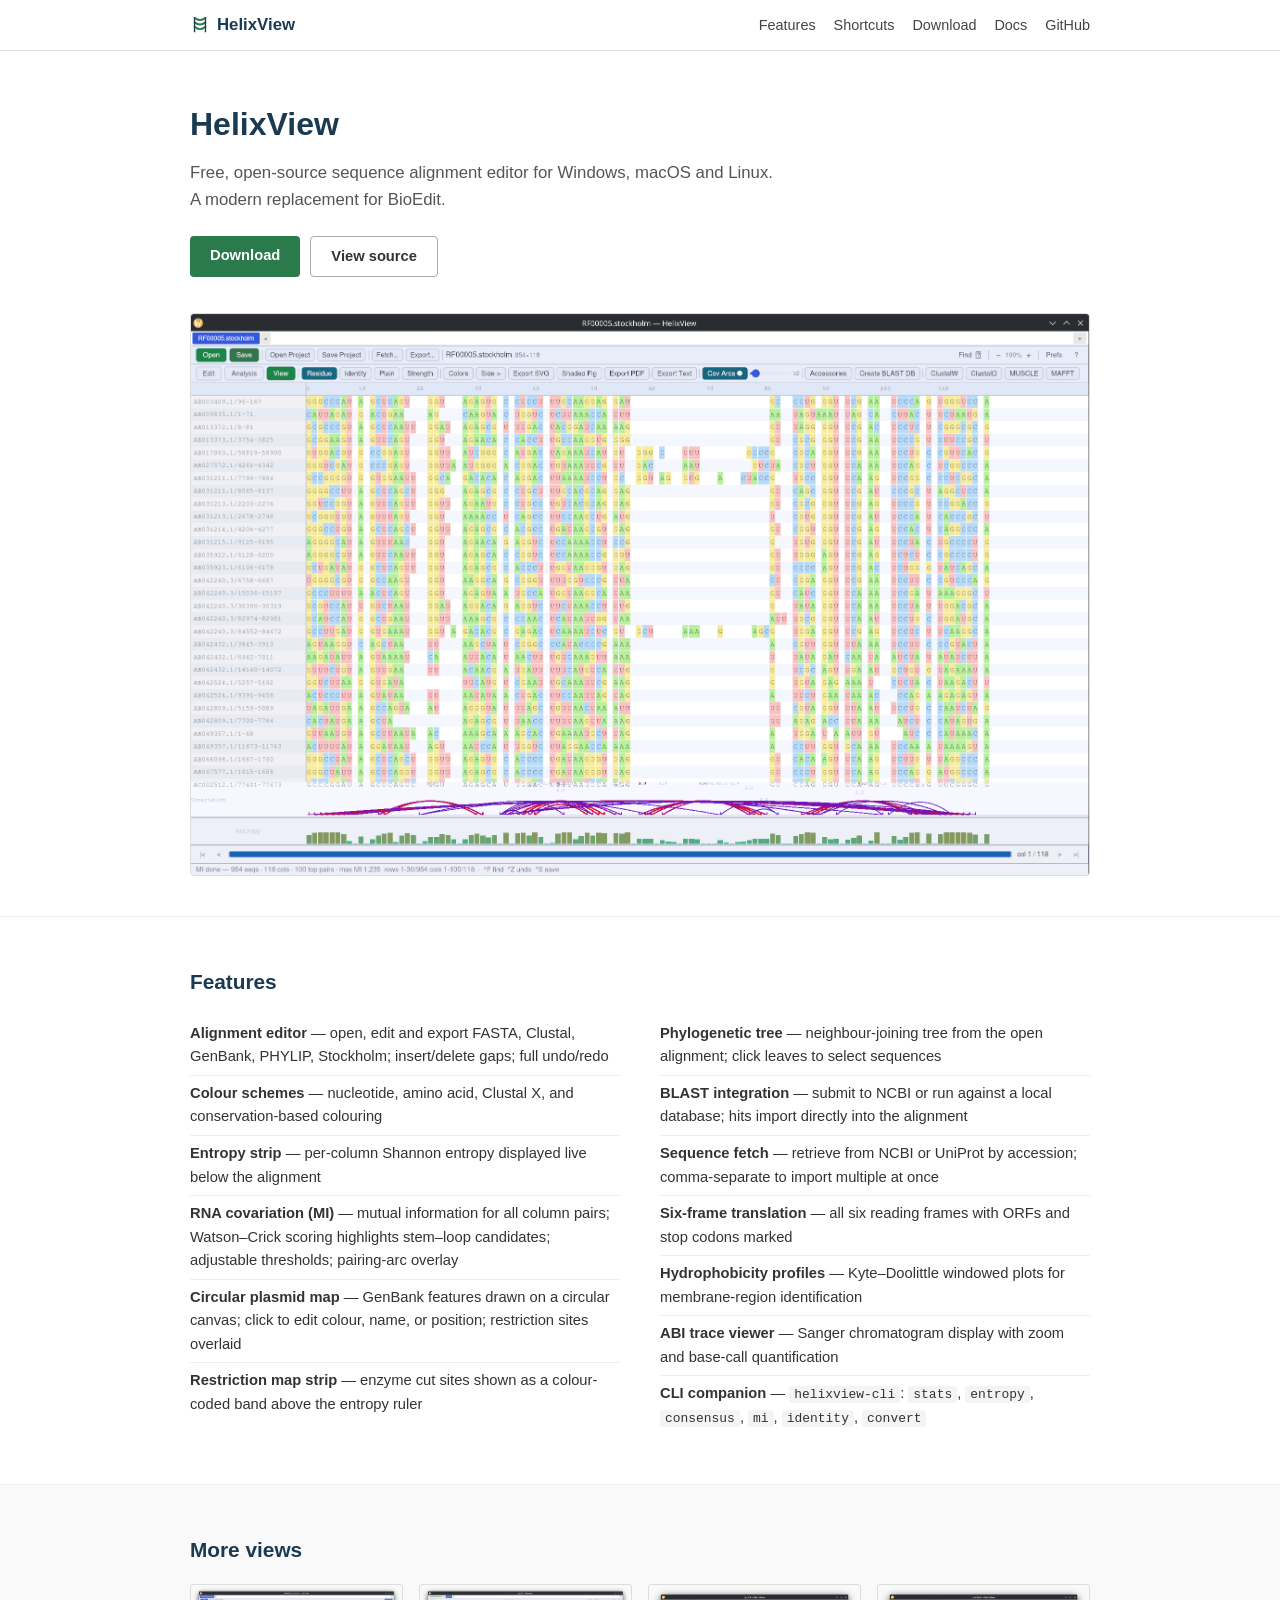
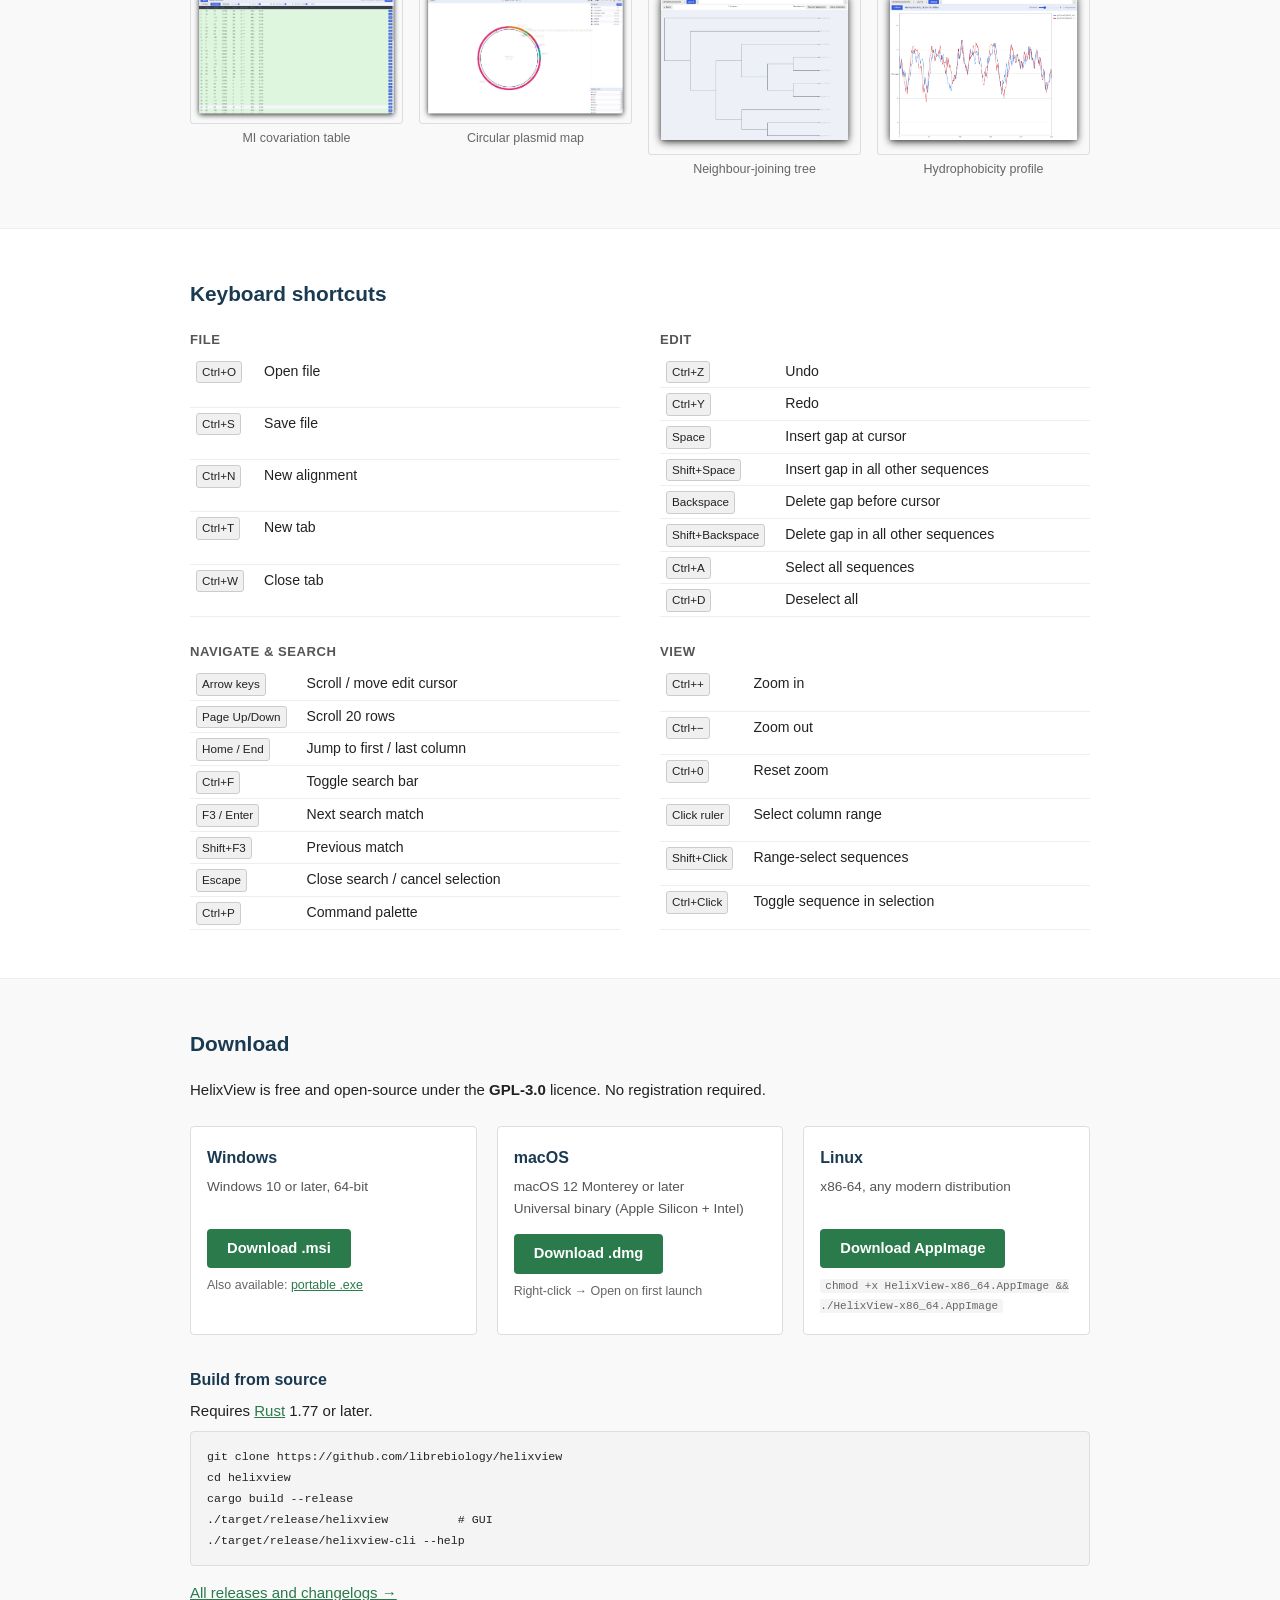
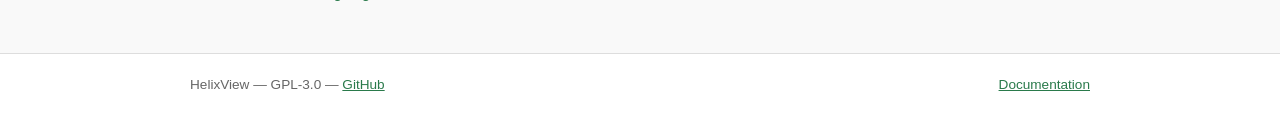
<file: website/index.html>
<!DOCTYPE html>
<html lang="en">
<head>
  <meta charset="UTF-8">
  <meta name="viewport" content="width=device-width, initial-scale=1.0">
  <title>HelixView — Sequence Alignment Editor</title>
  <meta name="description" content="Free, cross-platform biological sequence alignment editor for Windows, macOS and Linux. BioEdit replacement.">
  <link rel="icon" href="favicon.svg" type="image/svg+xml">
  <link rel="stylesheet" href="style.css">
</head>
<body>

<nav>
  <div class="nav-inner">
    <a class="nav-logo" href="#top">
      <svg width="20" height="20" viewBox="0 0 22 22" fill="none">
        <path d="M5 3 Q11 8 17 3" stroke="#2a7a4b" stroke-width="2" stroke-linecap="round" fill="none"/>
        <path d="M5 8 Q11 13 17 8" stroke="#2a7a4b" stroke-width="2" stroke-linecap="round" fill="none"/>
        <path d="M5 13 Q11 18 17 13" stroke="#2a7a4b" stroke-width="2" stroke-linecap="round" fill="none"/>
        <line x1="5" y1="3" x2="5" y2="19" stroke="#1a3a52" stroke-width="1.5"/>
        <line x1="17" y1="3" x2="17" y2="19" stroke="#1a3a52" stroke-width="1.5"/>
      </svg>
      HelixView
    </a>
    <ul class="nav-links">
      <li><a href="#features">Features</a></li>
      <li><a href="#shortcuts">Shortcuts</a></li>
      <li><a href="#download">Download</a></li>
      <li><a href="docs.html">Docs</a></li>
      <li><a href="https://github.com/librebiology/helixview">GitHub</a></li>
    </ul>
  </div>
</nav>

<!-- Header -->
<div id="top" class="page-header">
  <h1>HelixView</h1>
  <p>Free, open-source sequence alignment editor for Windows, macOS and Linux.<br>
     A modern replacement for BioEdit.</p>
  <div class="dl-buttons">
    <a href="#download" class="btn btn-primary">Download</a>
    <a href="https://github.com/librebiology/helixview" class="btn btn-outline">View source</a>
  </div>
</div>

<!-- Screenshot -->
<div class="screenshot-wrap">
  <img src="screenshots/alignment.png"
       alt="HelixView showing a tRNA alignment with covariation arcs and entropy strip"
       width="900">
</div>

<!-- Features -->
<section id="features">
  <div class="content">
    <h2>Features</h2>
    <div class="feature-cols">
      <ul>
        <li><strong>Alignment editor</strong> — open, edit and export FASTA, Clustal, GenBank, PHYLIP, Stockholm; insert/delete gaps; full undo/redo</li>
        <li><strong>Colour schemes</strong> — nucleotide, amino acid, Clustal X, and conservation-based colouring</li>
        <li><strong>Entropy strip</strong> — per-column Shannon entropy displayed live below the alignment</li>
        <li><strong>RNA covariation (MI)</strong> — mutual information for all column pairs; Watson–Crick scoring highlights stem–loop candidates; adjustable thresholds; pairing-arc overlay</li>
        <li><strong>Circular plasmid map</strong> — GenBank features drawn on a circular canvas; click to edit colour, name, or position; restriction sites overlaid</li>
        <li><strong>Restriction map strip</strong> — enzyme cut sites shown as a colour-coded band above the entropy ruler</li>
      </ul>
      <ul>
        <li><strong>Phylogenetic tree</strong> — neighbour-joining tree from the open alignment; click leaves to select sequences</li>
        <li><strong>BLAST integration</strong> — submit to NCBI or run against a local database; hits import directly into the alignment</li>
        <li><strong>Sequence fetch</strong> — retrieve from NCBI or UniProt by accession; comma-separate to import multiple at once</li>
        <li><strong>Six-frame translation</strong> — all six reading frames with ORFs and stop codons marked</li>
        <li><strong>Hydrophobicity profiles</strong> — Kyte–Doolittle windowed plots for membrane-region identification</li>
        <li><strong>ABI trace viewer</strong> — Sanger chromatogram display with zoom and base-call quantification</li>
        <li><strong>CLI companion</strong> — <code>helixview-cli</code>: <code>stats</code>, <code>entropy</code>, <code>consensus</code>, <code>mi</code>, <code>identity</code>, <code>convert</code></li>
      </ul>
    </div>
  </div>
</section>

<!-- More screenshots -->
<section id="screenshots" class="alt-bg">
  <div class="content">
    <h2>More views</h2>
    <div class="thumb-row">
      <figure>
        <a href="screenshots/mi.png"><img src="screenshots/mi.png" alt="Mutual information covariation table"></a>
        <figcaption>MI covariation table</figcaption>
      </figure>
      <figure>
        <a href="screenshots/plasmid.png"><img src="screenshots/plasmid.png" alt="Circular plasmid map"></a>
        <figcaption>Circular plasmid map</figcaption>
      </figure>
      <figure>
        <a href="screenshots/analysis.png"><img src="screenshots/analysis.png" alt="Neighbour-joining tree"></a>
        <figcaption>Neighbour-joining tree</figcaption>
      </figure>
      <figure>
        <a href="screenshots/hydrophobicity.png"><img src="screenshots/hydrophobicity.png" alt="Hydrophobicity profile"></a>
        <figcaption>Hydrophobicity profile</figcaption>
      </figure>
    </div>
  </div>
</section>

<!-- Keyboard shortcuts -->
<section id="shortcuts">
  <div class="content">
    <h2>Keyboard shortcuts</h2>
    <div class="shortcut-tables">

      <table>
        <caption>File</caption>
        <tr><td><kbd>Ctrl+O</kbd></td><td>Open file</td></tr>
        <tr><td><kbd>Ctrl+S</kbd></td><td>Save file</td></tr>
        <tr><td><kbd>Ctrl+N</kbd></td><td>New alignment</td></tr>
        <tr><td><kbd>Ctrl+T</kbd></td><td>New tab</td></tr>
        <tr><td><kbd>Ctrl+W</kbd></td><td>Close tab</td></tr>
      </table>

      <table>
        <caption>Edit</caption>
        <tr><td><kbd>Ctrl+Z</kbd></td><td>Undo</td></tr>
        <tr><td><kbd>Ctrl+Y</kbd></td><td>Redo</td></tr>
        <tr><td><kbd>Space</kbd></td><td>Insert gap at cursor</td></tr>
        <tr><td><kbd>Shift+Space</kbd></td><td>Insert gap in all other sequences</td></tr>
        <tr><td><kbd>Backspace</kbd></td><td>Delete gap before cursor</td></tr>
        <tr><td><kbd>Shift+Backspace</kbd></td><td>Delete gap in all other sequences</td></tr>
        <tr><td><kbd>Ctrl+A</kbd></td><td>Select all sequences</td></tr>
        <tr><td><kbd>Ctrl+D</kbd></td><td>Deselect all</td></tr>
      </table>

      <table>
        <caption>Navigate &amp; Search</caption>
        <tr><td><kbd>Arrow keys</kbd></td><td>Scroll / move edit cursor</td></tr>
        <tr><td><kbd>Page Up/Down</kbd></td><td>Scroll 20 rows</td></tr>
        <tr><td><kbd>Home / End</kbd></td><td>Jump to first / last column</td></tr>
        <tr><td><kbd>Ctrl+F</kbd></td><td>Toggle search bar</td></tr>
        <tr><td><kbd>F3 / Enter</kbd></td><td>Next search match</td></tr>
        <tr><td><kbd>Shift+F3</kbd></td><td>Previous match</td></tr>
        <tr><td><kbd>Escape</kbd></td><td>Close search / cancel selection</td></tr>
        <tr><td><kbd>Ctrl+P</kbd></td><td>Command palette</td></tr>
      </table>

      <table>
        <caption>View</caption>
        <tr><td><kbd>Ctrl++</kbd></td><td>Zoom in</td></tr>
        <tr><td><kbd>Ctrl+−</kbd></td><td>Zoom out</td></tr>
        <tr><td><kbd>Ctrl+0</kbd></td><td>Reset zoom</td></tr>
        <tr><td><kbd>Click ruler</kbd></td><td>Select column range</td></tr>
        <tr><td><kbd>Shift+Click</kbd></td><td>Range-select sequences</td></tr>
        <tr><td><kbd>Ctrl+Click</kbd></td><td>Toggle sequence in selection</td></tr>
      </table>

    </div>
  </div>
</section>

<!-- Download -->
<section id="download" class="alt-bg">
  <div class="content">
    <h2>Download</h2>
    <p>HelixView is free and open-source under the <strong>GPL-3.0</strong> licence. No registration required.</p>

    <div class="dl-grid">
      <div class="dl-card">
        <h3>Windows</h3>
        <p>Windows 10 or later, 64-bit</p>
        <a href="https://github.com/librebiology/helixview/releases/latest/download/helixview-windows-x64.msi" class="btn btn-primary">Download .msi</a>
        <div class="dl-also">Also available: <a href="https://github.com/librebiology/helixview/releases/latest/download/helixview-windows-x64.exe">portable .exe</a></div>
      </div>
      <div class="dl-card">
        <h3>macOS</h3>
        <p>macOS 12 Monterey or later<br>Universal binary (Apple Silicon + Intel)</p>
        <a href="https://github.com/librebiology/helixview/releases/latest/download/HelixView-macos.dmg" class="btn btn-primary">Download .dmg</a>
        <div class="dl-also">Right-click → Open on first launch</div>
      </div>
      <div class="dl-card">
        <h3>Linux</h3>
        <p>x86-64, any modern distribution</p>
        <a href="https://github.com/librebiology/helixview/releases/latest/download/HelixView-x86_64.AppImage" class="btn btn-primary">Download AppImage</a>
        <div class="dl-also"><code>chmod +x HelixView-x86_64.AppImage && ./HelixView-x86_64.AppImage</code></div>
      </div>
    </div>

    <h3 style="margin-top:2em;">Build from source</h3>
    <p>Requires <a href="https://rustup.rs/">Rust</a> 1.77 or later.</p>
    <pre><code>git clone https://github.com/librebiology/helixview
cd helixview
cargo build --release
./target/release/helixview          # GUI
./target/release/helixview-cli --help</code></pre>

    <p style="margin-top:1em;"><a href="https://github.com/librebiology/helixview/releases">All releases and changelogs →</a></p>
  </div>
</section>

<footer>
  <div class="content footer-inner">
    <span>HelixView — GPL-3.0 — <a href="https://github.com/librebiology/helixview">GitHub</a></span>
    <span><a href="docs.html">Documentation</a></span>
  </div>
</footer>

</body>
</html>
</file>
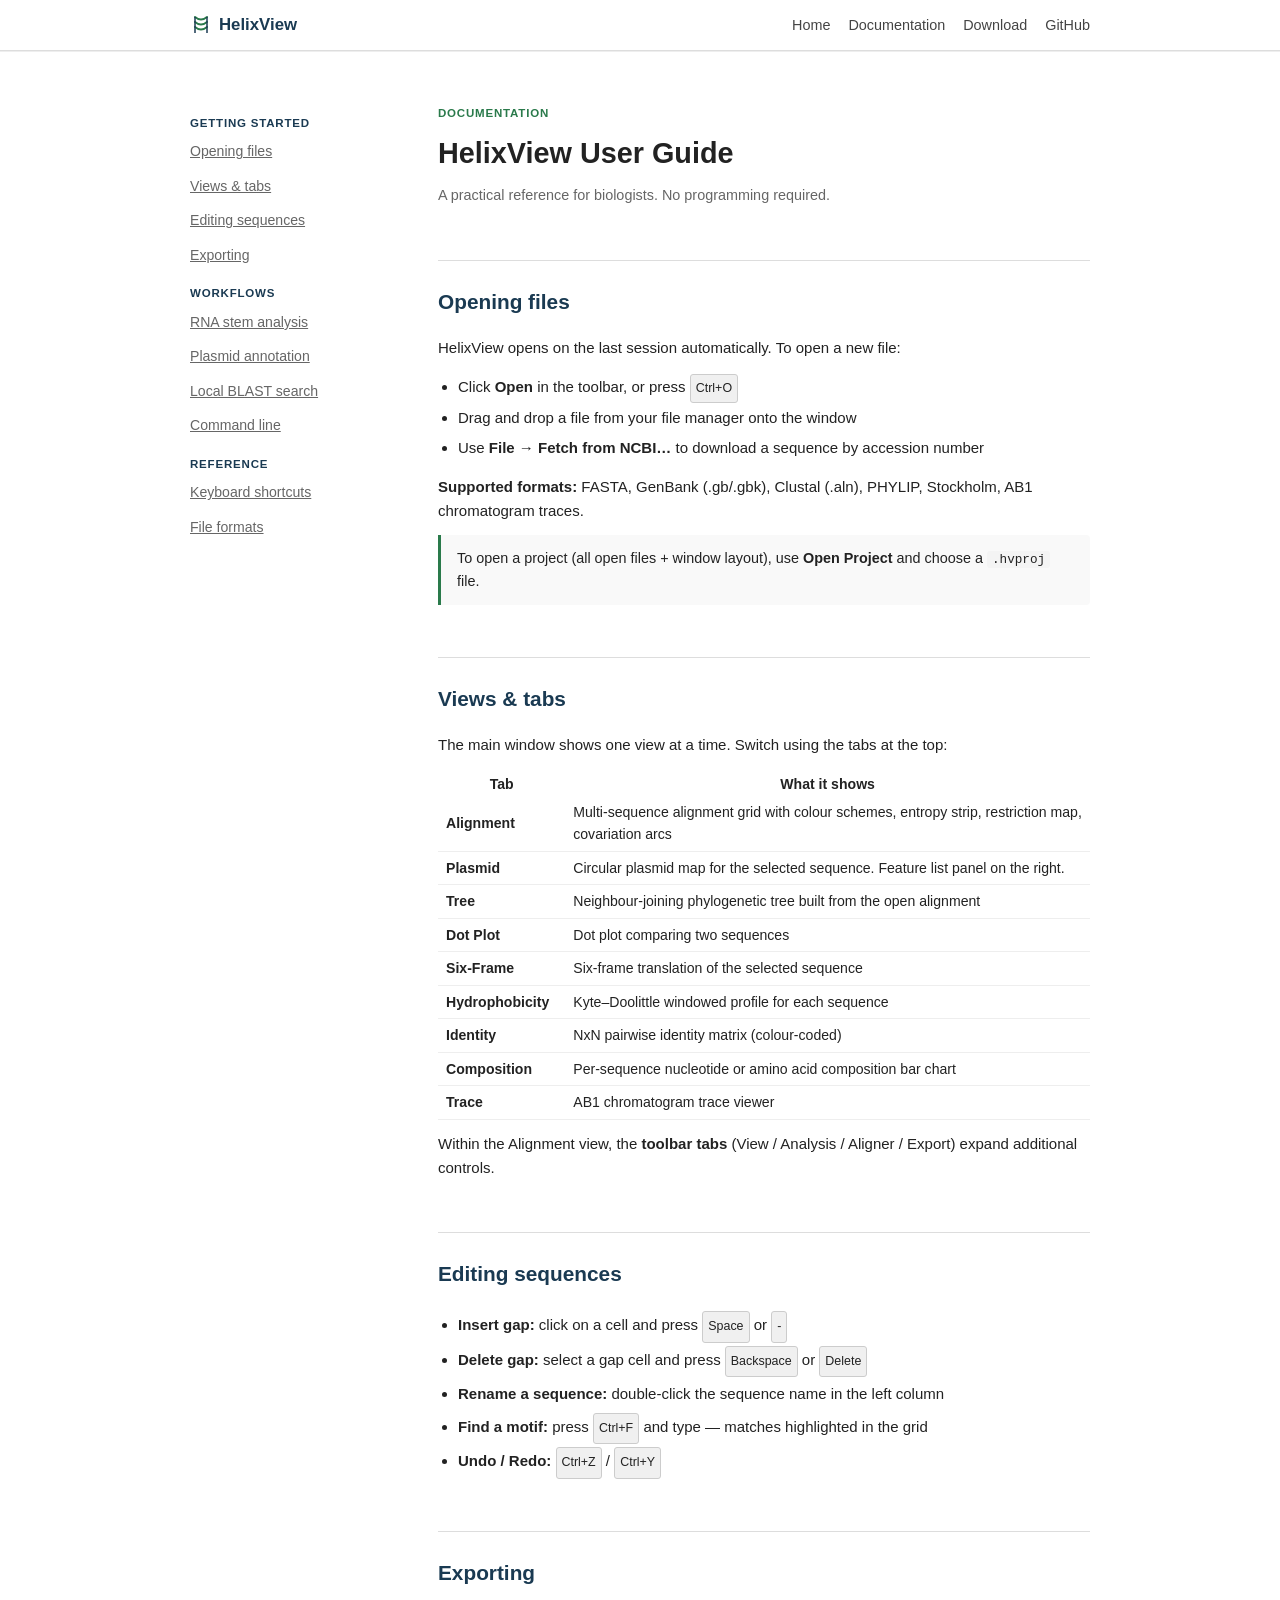
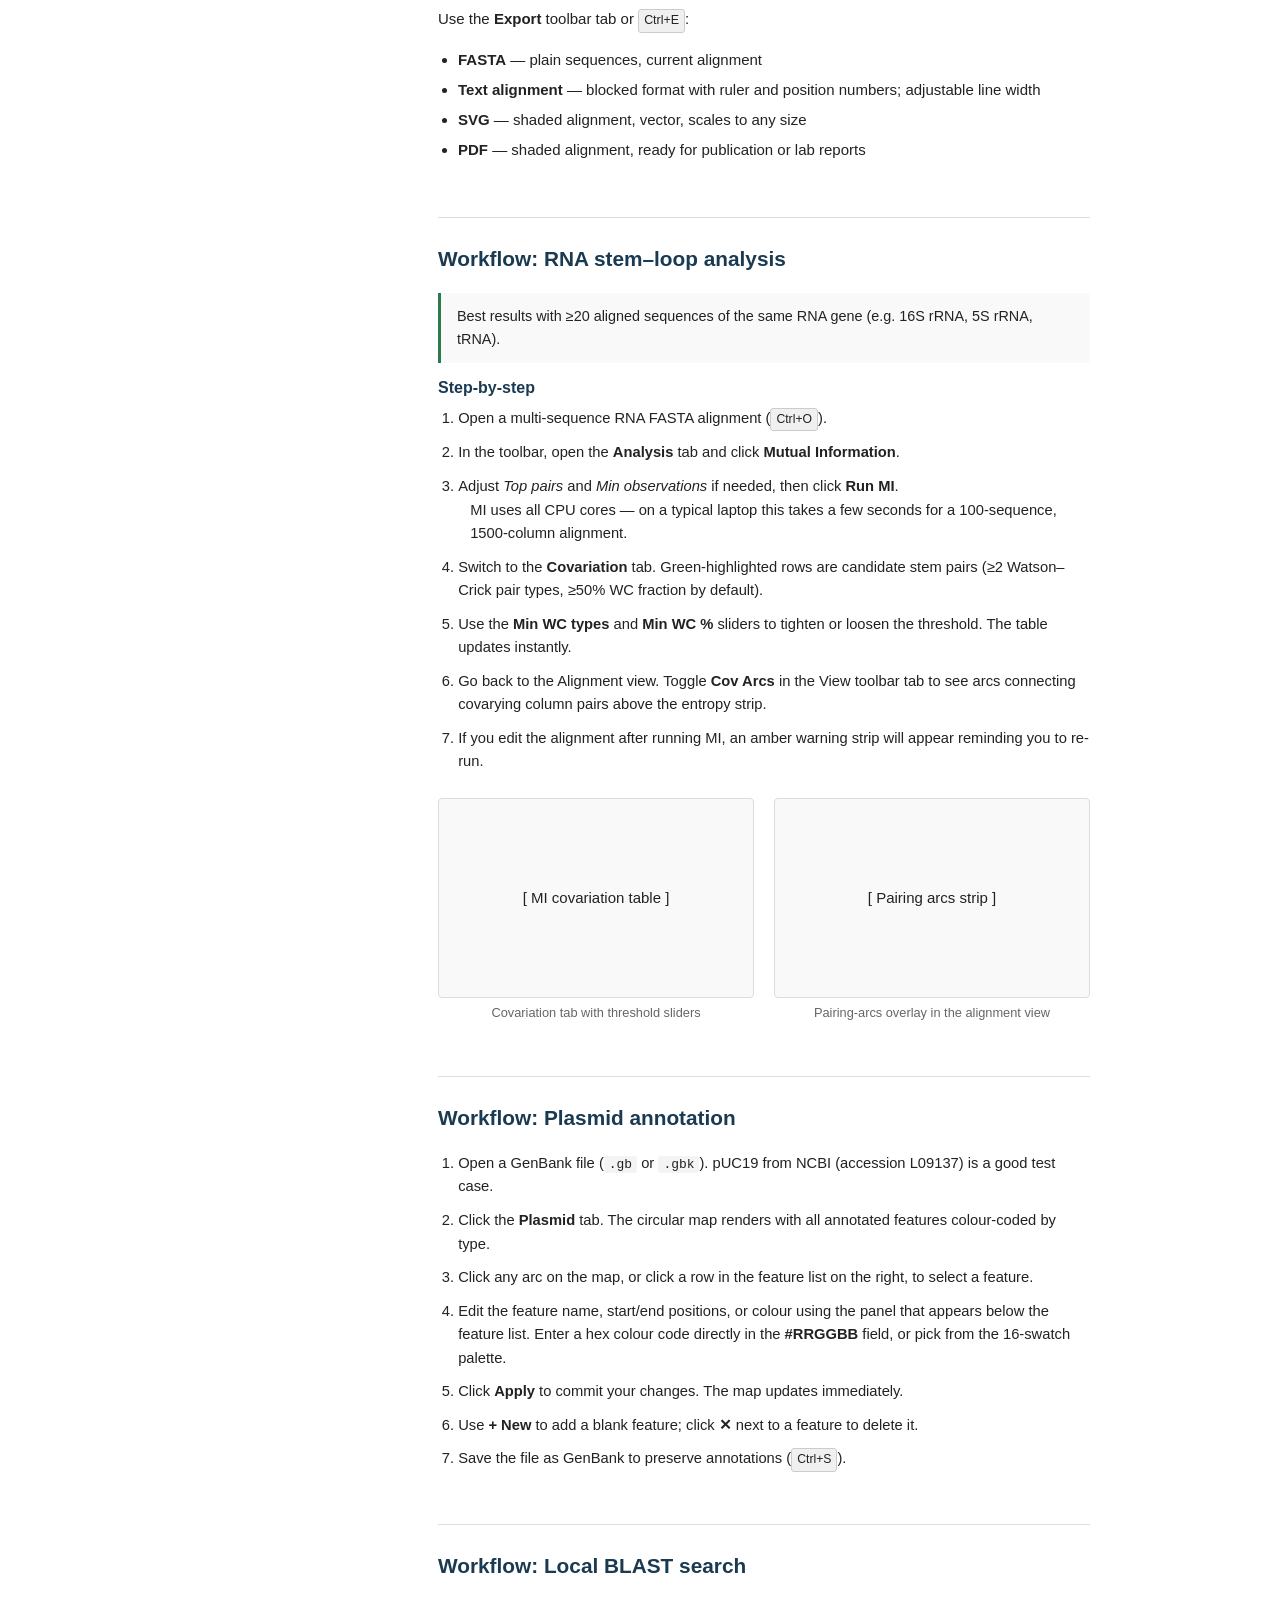
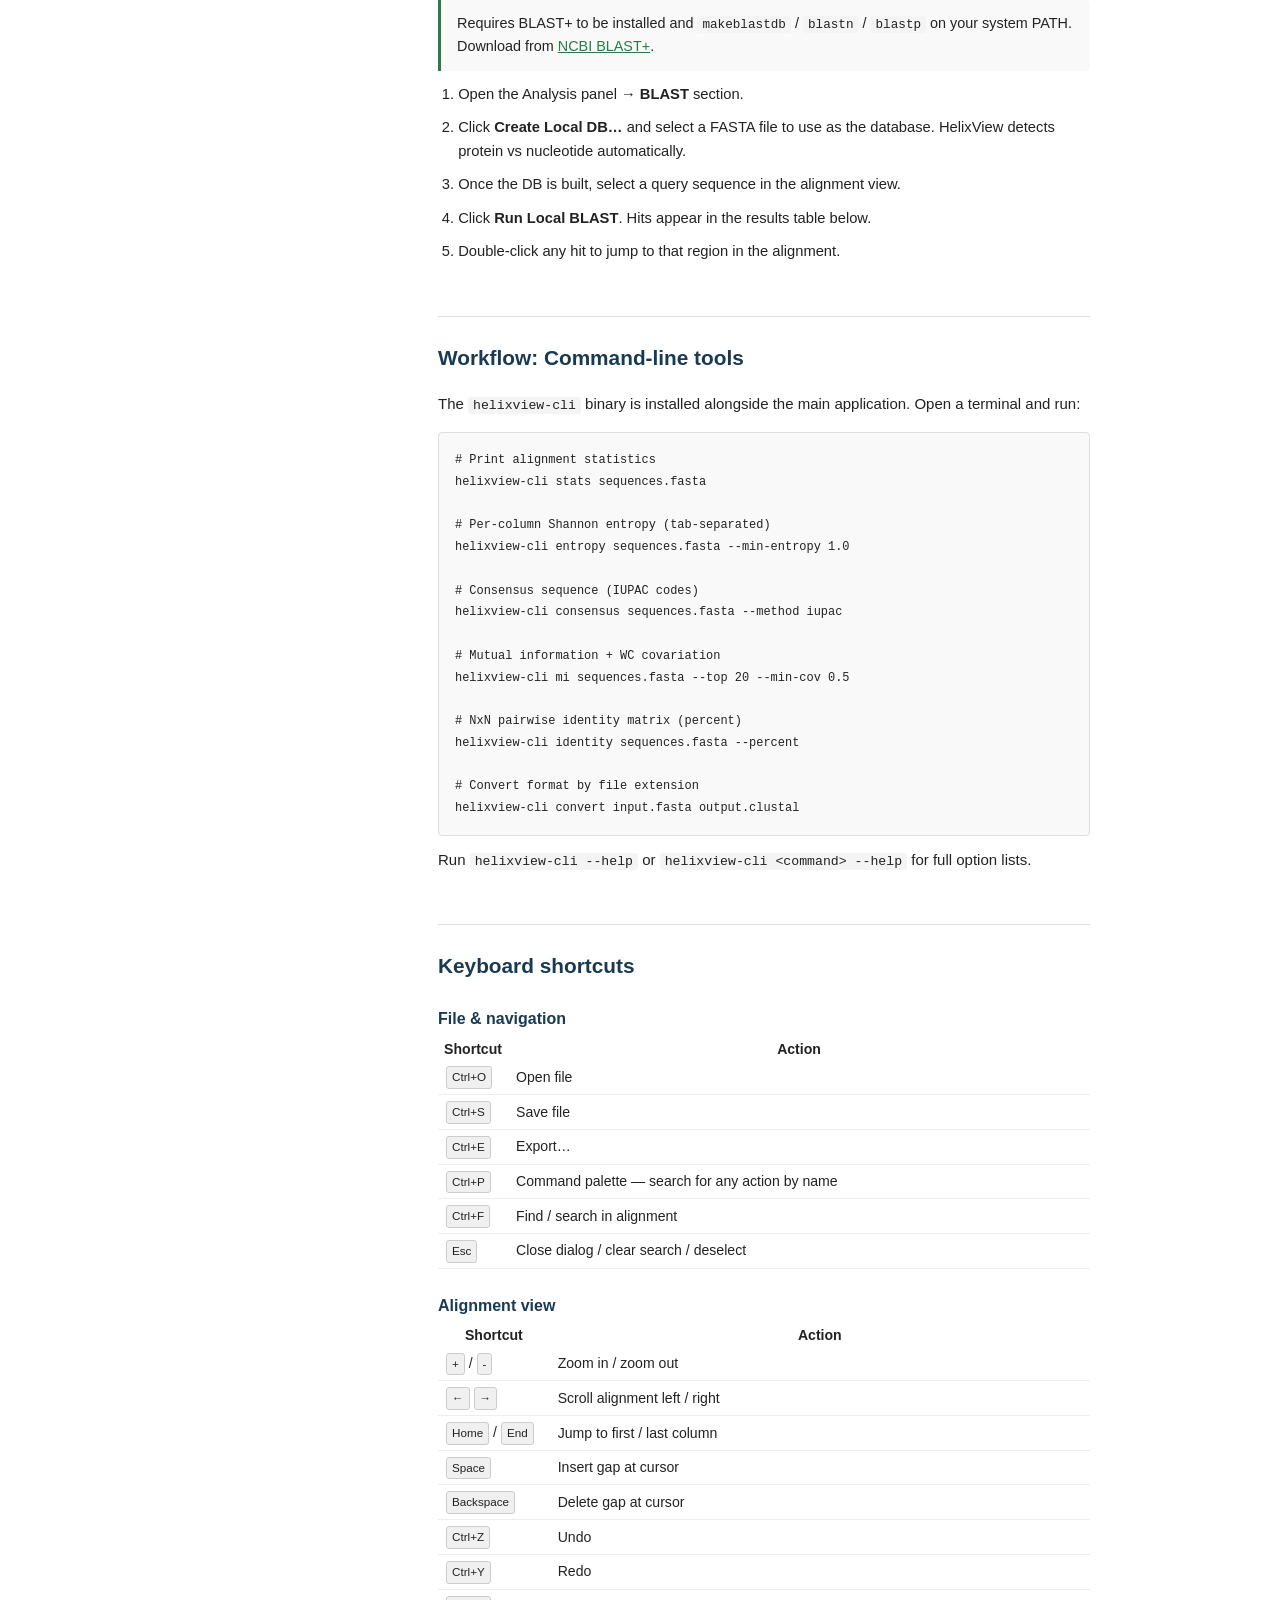
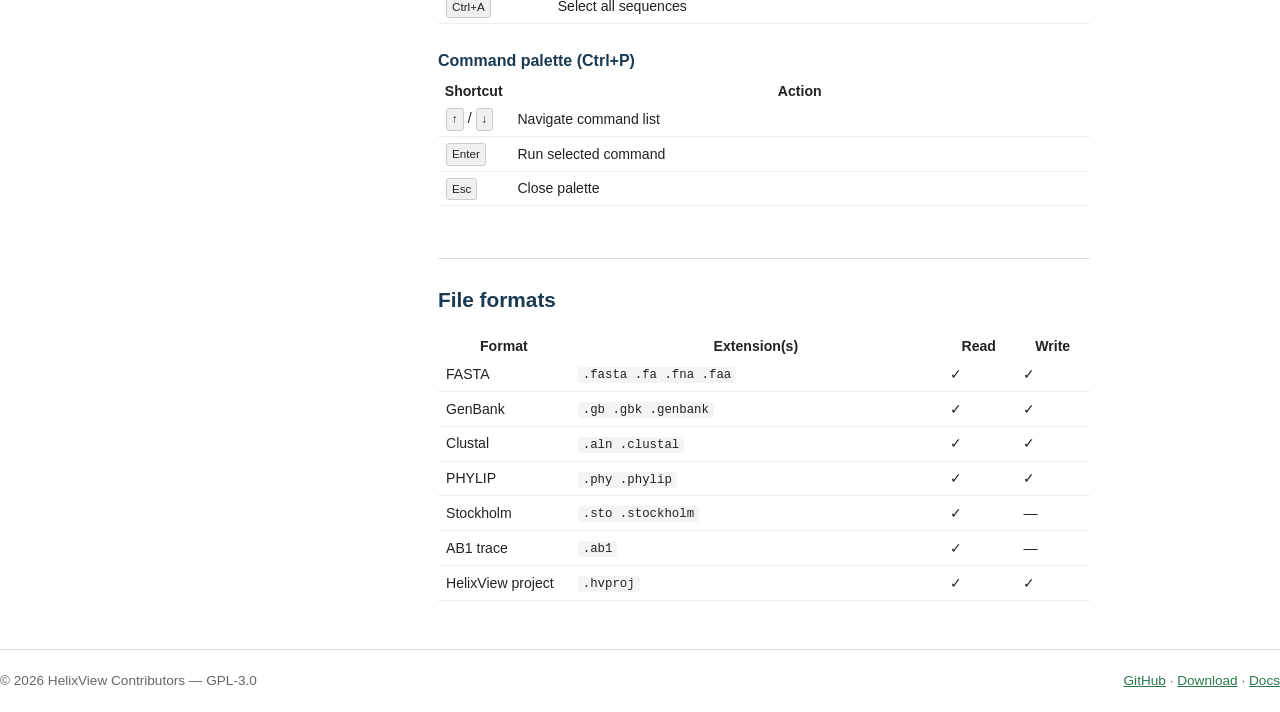
<file: website/docs.html>
<!DOCTYPE html>
<html lang="en">
<head>
  <meta charset="UTF-8">
  <meta name="viewport" content="width=device-width, initial-scale=1.0">
  <title>Documentation — HelixView</title>
  <meta name="description" content="Keyboard shortcuts, workflows, and usage guide for HelixView.">
  <link rel="icon" href="favicon.svg" type="image/svg+xml">
  <link rel="stylesheet" href="style.css">
  <style>
    .docs-layout { display: grid; grid-template-columns: 200px 1fr; gap: 48px; align-items: start; }
    .docs-nav { position: sticky; top: 80px; }
    .docs-nav ul { list-style: none; }
    .docs-nav li { margin-bottom: 4px; }
    .docs-nav a { font-size: 0.88rem; color: var(--muted); display: block; padding: 4px 0; }
    .docs-nav a:hover { color: var(--green); text-decoration: none; }
    .docs-nav .group { font-size: 0.72rem; font-weight: 700; text-transform: uppercase; letter-spacing: 0.8px; color: var(--navy); margin: 14px 0 4px; }
    .docs-content h2 { margin-top: 52px; padding-top: 24px; border-top: 1px solid var(--border); }
    .docs-content h2:first-child { margin-top: 0; padding-top: 0; border-top: none; }
    @media (max-width: 700px) { .docs-layout { grid-template-columns: 1fr; } .docs-nav { display: none; } }
  </style>
</head>
<body>

<nav>
  <div class="nav-inner">
    <a class="nav-logo" href="index.html">
      <svg width="22" height="22" viewBox="0 0 22 22" fill="none">
        <path d="M5 3 Q11 8 17 3" stroke="#2a7a4b" stroke-width="2" stroke-linecap="round" fill="none"/>
        <path d="M5 8 Q11 13 17 8" stroke="#2a7a4b" stroke-width="2" stroke-linecap="round" fill="none"/>
        <path d="M5 13 Q11 18 17 13" stroke="#2a7a4b" stroke-width="2" stroke-linecap="round" fill="none"/>
        <line x1="5" y1="3" x2="5" y2="19" stroke="#1a3a52" stroke-width="1.5"/>
        <line x1="17" y1="3" x2="17" y2="19" stroke="#1a3a52" stroke-width="1.5"/>
      </svg>
      HelixView
    </a>
    <ul class="nav-links">
      <li><a href="index.html">Home</a></li>
      <li><a href="docs.html">Documentation</a></li>
      <li><a href="download.html">Download</a></li>
      <li><a href="https://github.com/librebiology/helixview">GitHub</a></li>
    </ul>
  </div>
</nav>

<section>
  <div class="container">
    <div class="docs-layout">

      <!-- Sidebar -->
      <aside class="docs-nav">
        <div class="group">Getting started</div>
        <ul>
          <li><a href="#opening">Opening files</a></li>
          <li><a href="#views">Views &amp; tabs</a></li>
          <li><a href="#editing">Editing sequences</a></li>
          <li><a href="#export">Exporting</a></li>
        </ul>
        <div class="group">Workflows</div>
        <ul>
          <li><a href="#wf-rna">RNA stem analysis</a></li>
          <li><a href="#wf-plasmid">Plasmid annotation</a></li>
          <li><a href="#wf-blast">Local BLAST search</a></li>
          <li><a href="#wf-cli">Command line</a></li>
        </ul>
        <div class="group">Reference</div>
        <ul>
          <li><a href="#shortcuts">Keyboard shortcuts</a></li>
          <li><a href="#formats">File formats</a></li>
        </ul>
      </aside>

      <!-- Content -->
      <div class="docs-content">

        <div class="section-label">Documentation</div>
        <h1 style="font-size:1.8rem; margin-bottom:8px;">HelixView User Guide</h1>
        <p class="muted">A practical reference for biologists. No programming required.</p>

        <!-- ── Opening files ── -->
        <h2 id="opening">Opening files</h2>
        <p>HelixView opens on the last session automatically. To open a new file:</p>
        <ul style="margin: 12px 0 12px 20px; line-height:2;">
          <li>Click <strong>Open</strong> in the toolbar, or press <kbd>Ctrl+O</kbd></li>
          <li>Drag and drop a file from your file manager onto the window</li>
          <li>Use <strong>File → Fetch from NCBI…</strong> to download a sequence by accession number</li>
        </ul>
        <p><strong>Supported formats:</strong> FASTA, GenBank (.gb/.gbk), Clustal (.aln), PHYLIP, Stockholm, AB1 chromatogram traces.</p>
        <div class="callout">
          To open a project (all open files + window layout), use <strong>Open Project</strong> and choose a <code>.hvproj</code> file.
        </div>

        <!-- ── Views ── -->
        <h2 id="views">Views &amp; tabs</h2>
        <p>The main window shows one view at a time. Switch using the tabs at the top:</p>
        <table class="shortcut-table" style="margin-top:16px;">
          <thead><tr><th>Tab</th><th>What it shows</th></tr></thead>
          <tbody>
            <tr><td><strong>Alignment</strong></td><td>Multi-sequence alignment grid with colour schemes, entropy strip, restriction map, covariation arcs</td></tr>
            <tr><td><strong>Plasmid</strong></td><td>Circular plasmid map for the selected sequence. Feature list panel on the right.</td></tr>
            <tr><td><strong>Tree</strong></td><td>Neighbour-joining phylogenetic tree built from the open alignment</td></tr>
            <tr><td><strong>Dot Plot</strong></td><td>Dot plot comparing two sequences</td></tr>
            <tr><td><strong>Six-Frame</strong></td><td>Six-frame translation of the selected sequence</td></tr>
            <tr><td><strong>Hydrophobicity</strong></td><td>Kyte–Doolittle windowed profile for each sequence</td></tr>
            <tr><td><strong>Identity</strong></td><td>NxN pairwise identity matrix (colour-coded)</td></tr>
            <tr><td><strong>Composition</strong></td><td>Per-sequence nucleotide or amino acid composition bar chart</td></tr>
            <tr><td><strong>Trace</strong></td><td>AB1 chromatogram trace viewer</td></tr>
          </tbody>
        </table>
        <p style="margin-top:12px;">Within the Alignment view, the <strong>toolbar tabs</strong> (View / Analysis / Aligner / Export) expand additional controls.</p>

        <!-- ── Editing ── -->
        <h2 id="editing">Editing sequences</h2>
        <ul style="margin: 12px 0 12px 20px; line-height:2.2;">
          <li><strong>Insert gap:</strong> click on a cell and press <kbd>Space</kbd> or <kbd>-</kbd></li>
          <li><strong>Delete gap:</strong> select a gap cell and press <kbd>Backspace</kbd> or <kbd>Delete</kbd></li>
          <li><strong>Rename a sequence:</strong> double-click the sequence name in the left column</li>
          <li><strong>Find a motif:</strong> press <kbd>Ctrl+F</kbd> and type — matches highlighted in the grid</li>
          <li><strong>Undo / Redo:</strong> <kbd>Ctrl+Z</kbd> / <kbd>Ctrl+Y</kbd></li>
        </ul>

        <!-- ── Exporting ── -->
        <h2 id="export">Exporting</h2>
        <p>Use the <strong>Export</strong> toolbar tab or <kbd>Ctrl+E</kbd>:</p>
        <ul style="margin: 12px 0 12px 20px; line-height:2;">
          <li><strong>FASTA</strong> — plain sequences, current alignment</li>
          <li><strong>Text alignment</strong> — blocked format with ruler and position numbers; adjustable line width</li>
          <li><strong>SVG</strong> — shaded alignment, vector, scales to any size</li>
          <li><strong>PDF</strong> — shaded alignment, ready for publication or lab reports</li>
        </ul>

        <!-- ─────────── WORKFLOWS ─────────── -->

        <!-- RNA covariation -->
        <h2 id="wf-rna">Workflow: RNA stem–loop analysis</h2>
        <div class="callout">
          Best results with ≥20 aligned sequences of the same RNA gene (e.g. 16S rRNA, 5S rRNA, tRNA).
        </div>

        <div class="workflow">
          <h3>Step-by-step</h3>
          <ol class="steps">
            <li>
              <div>Open a multi-sequence RNA FASTA alignment (<kbd>Ctrl+O</kbd>).</div>
            </li>
            <li>
              <div>In the toolbar, open the <strong>Analysis</strong> tab and click <strong>Mutual Information</strong>.</div>
            </li>
            <li>
              <div>Adjust <em>Top pairs</em> and <em>Min observations</em> if needed, then click <strong>Run MI</strong>.</div>
              <p class="sub">MI uses all CPU cores — on a typical laptop this takes a few seconds for a 100-sequence, 1500-column alignment.</p>
            </li>
            <li>
              <div>Switch to the <strong>Covariation</strong> tab. Green-highlighted rows are candidate stem pairs (≥2 Watson–Crick pair types, ≥50% WC fraction by default).</div>
            </li>
            <li>
              <div>Use the <strong>Min WC types</strong> and <strong>Min WC %</strong> sliders to tighten or loosen the threshold. The table updates instantly.</div>
            </li>
            <li>
              <div>Go back to the Alignment view. Toggle <strong>Cov Arcs</strong> in the View toolbar tab to see arcs connecting covarying column pairs above the entropy strip.</div>
            </li>
            <li>
              <div>If you edit the alignment after running MI, an amber warning strip will appear reminding you to re-run.</div>
            </li>
          </ol>
        </div>

        <div class="screenshot-grid" style="margin-top:24px;">
          <div>
            <div class="screenshot-box"><span>[ MI covariation table ]</span></div>
            <p class="screenshot-caption">Covariation tab with threshold sliders</p>
          </div>
          <div>
            <div class="screenshot-box"><span>[ Pairing arcs strip ]</span></div>
            <p class="screenshot-caption">Pairing-arcs overlay in the alignment view</p>
          </div>
        </div>

        <!-- Plasmid -->
        <h2 id="wf-plasmid">Workflow: Plasmid annotation</h2>

        <div class="workflow">
          <ol class="steps">
            <li>
              <div>Open a GenBank file (<code>.gb</code> or <code>.gbk</code>). pUC19 from NCBI (accession L09137) is a good test case.</div>
            </li>
            <li>
              <div>Click the <strong>Plasmid</strong> tab. The circular map renders with all annotated features colour-coded by type.</div>
            </li>
            <li>
              <div>Click any arc on the map, or click a row in the feature list on the right, to select a feature.</div>
            </li>
            <li>
              <div>Edit the feature name, start/end positions, or colour using the panel that appears below the feature list. Enter a hex colour code directly in the <strong>#RRGGBB</strong> field, or pick from the 16-swatch palette.</div>
            </li>
            <li>
              <div>Click <strong>Apply</strong> to commit your changes. The map updates immediately.</div>
            </li>
            <li>
              <div>Use <strong>+ New</strong> to add a blank feature; click <strong>✕</strong> next to a feature to delete it.</div>
            </li>
            <li>
              <div>Save the file as GenBank to preserve annotations (<kbd>Ctrl+S</kbd>).</div>
            </li>
          </ol>
        </div>

        <!-- Local BLAST -->
        <h2 id="wf-blast">Workflow: Local BLAST search</h2>
        <div class="callout">
          Requires BLAST+ to be installed and <code>makeblastdb</code> / <code>blastn</code> / <code>blastp</code> on your system PATH.
          Download from <a href="https://ftp.ncbi.nlm.nih.gov/blast/executables/blast+/LATEST/">NCBI BLAST+</a>.
        </div>

        <div class="workflow">
          <ol class="steps">
            <li><div>Open the Analysis panel → <strong>BLAST</strong> section.</div></li>
            <li><div>Click <strong>Create Local DB…</strong> and select a FASTA file to use as the database. HelixView detects protein vs nucleotide automatically.</div></li>
            <li><div>Once the DB is built, select a query sequence in the alignment view.</div></li>
            <li><div>Click <strong>Run Local BLAST</strong>. Hits appear in the results table below.</div></li>
            <li><div>Double-click any hit to jump to that region in the alignment.</div></li>
          </ol>
        </div>

        <!-- CLI -->
        <h2 id="wf-cli">Workflow: Command-line tools</h2>
        <p>The <code>helixview-cli</code> binary is installed alongside the main application. Open a terminal and run:</p>
        <pre style="background:var(--bg-alt); border:1px solid var(--border); border-radius:var(--radius); padding:16px; font-size:0.85rem; overflow-x:auto; margin-top:16px;"><code># Print alignment statistics
helixview-cli stats sequences.fasta

# Per-column Shannon entropy (tab-separated)
helixview-cli entropy sequences.fasta --min-entropy 1.0

# Consensus sequence (IUPAC codes)
helixview-cli consensus sequences.fasta --method iupac

# Mutual information + WC covariation
helixview-cli mi sequences.fasta --top 20 --min-cov 0.5

# NxN pairwise identity matrix (percent)
helixview-cli identity sequences.fasta --percent

# Convert format by file extension
helixview-cli convert input.fasta output.clustal</code></pre>
        <p style="margin-top:12px;">Run <code>helixview-cli --help</code> or <code>helixview-cli &lt;command&gt; --help</code> for full option lists.</p>

        <!-- ─────────── SHORTCUTS ─────────── -->
        <h2 id="shortcuts">Keyboard shortcuts</h2>

        <h3 style="margin-top:24px;">File &amp; navigation</h3>
        <table class="shortcut-table">
          <thead><tr><th>Shortcut</th><th>Action</th></tr></thead>
          <tbody>
            <tr><td><kbd>Ctrl+O</kbd></td><td>Open file</td></tr>
            <tr><td><kbd>Ctrl+S</kbd></td><td>Save file</td></tr>
            <tr><td><kbd>Ctrl+E</kbd></td><td>Export…</td></tr>
            <tr><td><kbd>Ctrl+P</kbd></td><td>Command palette — search for any action by name</td></tr>
            <tr><td><kbd>Ctrl+F</kbd></td><td>Find / search in alignment</td></tr>
            <tr><td><kbd>Esc</kbd></td><td>Close dialog / clear search / deselect</td></tr>
          </tbody>
        </table>

        <h3 style="margin-top:24px;">Alignment view</h3>
        <table class="shortcut-table">
          <thead><tr><th>Shortcut</th><th>Action</th></tr></thead>
          <tbody>
            <tr><td><kbd>+</kbd> / <kbd>-</kbd></td><td>Zoom in / zoom out</td></tr>
            <tr><td><kbd>←</kbd> <kbd>→</kbd></td><td>Scroll alignment left / right</td></tr>
            <tr><td><kbd>Home</kbd> / <kbd>End</kbd></td><td>Jump to first / last column</td></tr>
            <tr><td><kbd>Space</kbd></td><td>Insert gap at cursor</td></tr>
            <tr><td><kbd>Backspace</kbd></td><td>Delete gap at cursor</td></tr>
            <tr><td><kbd>Ctrl+Z</kbd></td><td>Undo</td></tr>
            <tr><td><kbd>Ctrl+Y</kbd></td><td>Redo</td></tr>
            <tr><td><kbd>Ctrl+A</kbd></td><td>Select all sequences</td></tr>
          </tbody>
        </table>

        <h3 style="margin-top:24px;">Command palette (Ctrl+P)</h3>
        <table class="shortcut-table">
          <thead><tr><th>Shortcut</th><th>Action</th></tr></thead>
          <tbody>
            <tr><td><kbd>↑</kbd> / <kbd>↓</kbd></td><td>Navigate command list</td></tr>
            <tr><td><kbd>Enter</kbd></td><td>Run selected command</td></tr>
            <tr><td><kbd>Esc</kbd></td><td>Close palette</td></tr>
          </tbody>
        </table>

        <!-- ─────────── FILE FORMATS ─────────── -->
        <h2 id="formats">File formats</h2>
        <table class="shortcut-table">
          <thead><tr><th>Format</th><th>Extension(s)</th><th>Read</th><th>Write</th></tr></thead>
          <tbody>
            <tr><td>FASTA</td><td><code>.fasta .fa .fna .faa</code></td><td>✓</td><td>✓</td></tr>
            <tr><td>GenBank</td><td><code>.gb .gbk .genbank</code></td><td>✓</td><td>✓</td></tr>
            <tr><td>Clustal</td><td><code>.aln .clustal</code></td><td>✓</td><td>✓</td></tr>
            <tr><td>PHYLIP</td><td><code>.phy .phylip</code></td><td>✓</td><td>✓</td></tr>
            <tr><td>Stockholm</td><td><code>.sto .stockholm</code></td><td>✓</td><td>—</td></tr>
            <tr><td>AB1 trace</td><td><code>.ab1</code></td><td>✓</td><td>—</td></tr>
            <tr><td>HelixView project</td><td><code>.hvproj</code></td><td>✓</td><td>✓</td></tr>
          </tbody>
        </table>

      </div><!-- /docs-content -->
    </div><!-- /docs-layout -->
  </div>
</section>

<footer>
  <div class="footer-inner">
    <span>© 2026 HelixView Contributors — GPL-3.0</span>
    <span>
      <a href="https://github.com/librebiology/helixview">GitHub</a> ·
      <a href="download.html">Download</a> ·
      <a href="docs.html">Docs</a>
    </span>
  </div>
</footer>

</body>
</html>
</file>
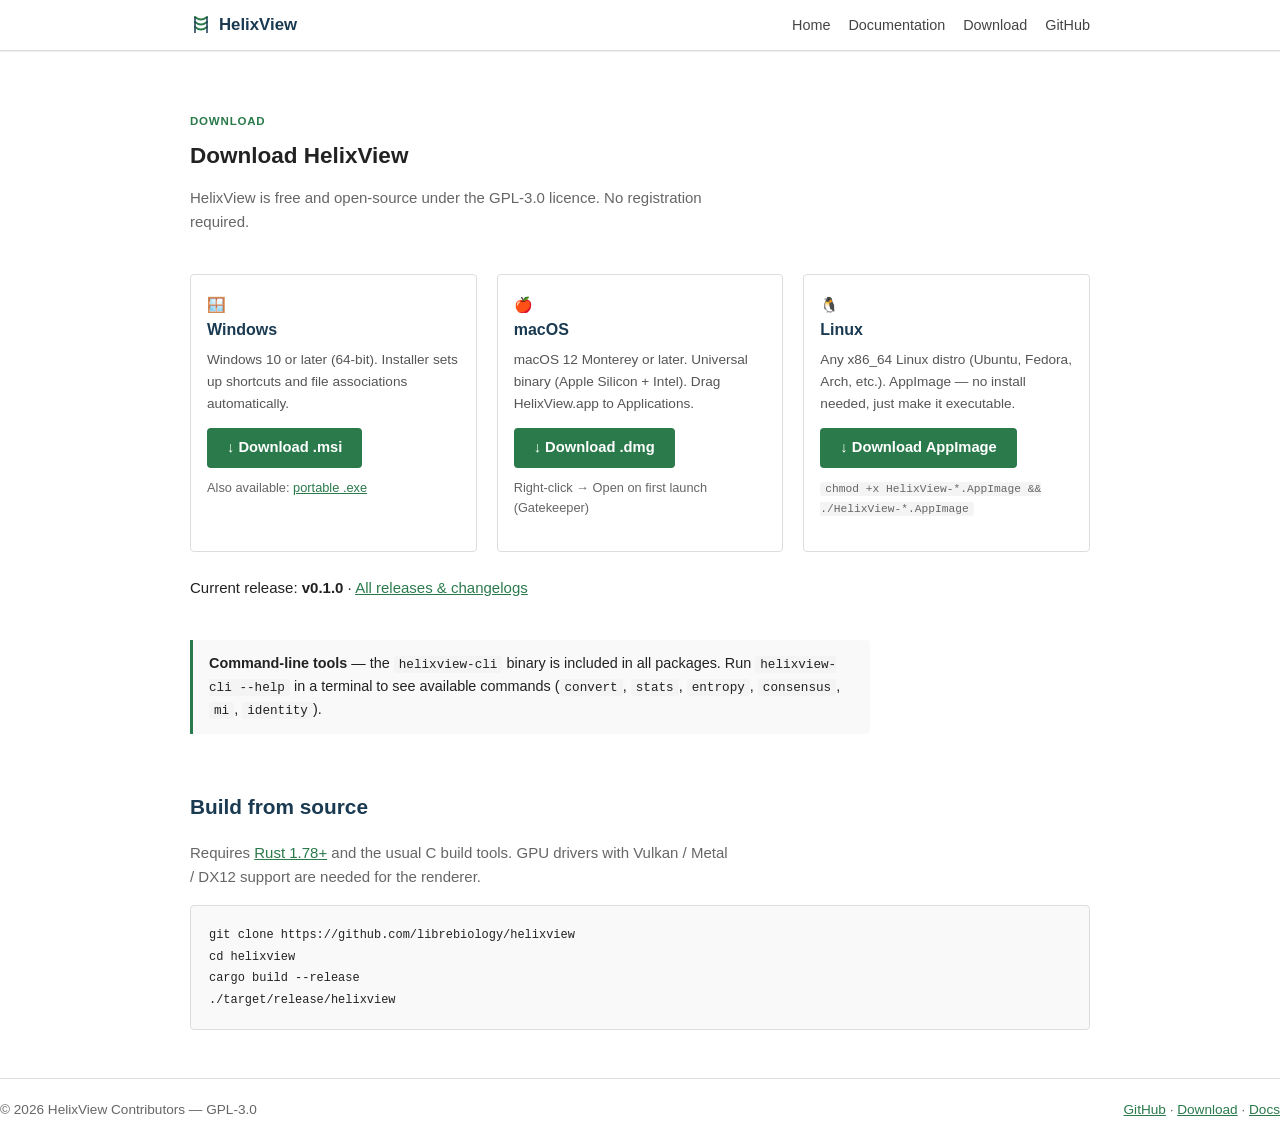
<file: website/download.html>
<!DOCTYPE html>
<html lang="en">
<head>
  <meta charset="UTF-8">
  <meta name="viewport" content="width=device-width, initial-scale=1.0">
  <title>Download — HelixView</title>
  <meta name="description" content="Download HelixView for Windows, macOS and Linux.">
  <link rel="icon" href="favicon.svg" type="image/svg+xml">
  <link rel="stylesheet" href="style.css">
</head>
<body>

<nav>
  <div class="nav-inner">
    <a class="nav-logo" href="index.html">
      <svg width="22" height="22" viewBox="0 0 22 22" fill="none">
        <path d="M5 3 Q11 8 17 3" stroke="#2a7a4b" stroke-width="2" stroke-linecap="round" fill="none"/>
        <path d="M5 8 Q11 13 17 8" stroke="#2a7a4b" stroke-width="2" stroke-linecap="round" fill="none"/>
        <path d="M5 13 Q11 18 17 13" stroke="#2a7a4b" stroke-width="2" stroke-linecap="round" fill="none"/>
        <line x1="5" y1="3" x2="5" y2="19" stroke="#1a3a52" stroke-width="1.5"/>
        <line x1="17" y1="3" x2="17" y2="19" stroke="#1a3a52" stroke-width="1.5"/>
      </svg>
      HelixView
    </a>
    <ul class="nav-links">
      <li><a href="index.html">Home</a></li>
      <li><a href="docs.html">Documentation</a></li>
      <li><a href="download.html">Download</a></li>
      <li><a href="https://github.com/librebiology/helixview">GitHub</a></li>
    </ul>
  </div>
</nav>

<section style="padding-top:56px;">
  <div class="container">
    <div class="section-label">Download</div>
    <h1>Download HelixView</h1>
    <p style="margin-top:12px; max-width:540px; color:var(--muted);">
      HelixView is free and open-source under the GPL-3.0 licence. No registration required.
    </p>

    <div class="dl-grid" style="margin-top:40px;">

      <div class="dl-card">
        <div class="dl-icon">🪟</div>
        <h3>Windows</h3>
        <p>Windows 10 or later (64-bit). Installer sets up shortcuts and file associations automatically.</p>
        <a href="https://github.com/librebiology/helixview/releases/latest/download/helixview-windows-x64.msi"
           class="btn btn-primary">↓ Download .msi</a>
        <p style="margin-top:10px; font-size:0.8rem; color:var(--muted);">Also available: <a href="https://github.com/librebiology/helixview/releases/latest/download/helixview-windows-x64.exe">portable .exe</a></p>
      </div>

      <div class="dl-card">
        <div class="dl-icon">🍎</div>
        <h3>macOS</h3>
        <p>macOS 12 Monterey or later. Universal binary (Apple Silicon + Intel). Drag HelixView.app to Applications.</p>
        <a href="https://github.com/librebiology/helixview/releases/latest/download/HelixView-macos.dmg"
           class="btn btn-primary">↓ Download .dmg</a>
        <p style="margin-top:10px; font-size:0.8rem; color:var(--muted);">Right-click → Open on first launch (Gatekeeper)</p>
      </div>

      <div class="dl-card">
        <div class="dl-icon">🐧</div>
        <h3>Linux</h3>
        <p>Any x86_64 Linux distro (Ubuntu, Fedora, Arch, etc.). AppImage — no install needed, just make it executable.</p>
        <a href="https://github.com/librebiology/helixview/releases/latest/download/HelixView-x86_64.AppImage"
           class="btn btn-primary">↓ Download AppImage</a>
        <p style="margin-top:10px; font-size:0.8rem; color:var(--muted);">
          <code>chmod +x HelixView-*.AppImage &amp;&amp; ./HelixView-*.AppImage</code>
        </p>
      </div>

    </div>

    <p class="version-note">
      Current release: <strong>v0.1.0</strong> ·
      <a href="https://github.com/librebiology/helixview/releases">All releases &amp; changelogs</a>
    </p>

    <div class="callout" style="margin-top:40px; max-width:680px;">
      <strong>Command-line tools</strong> — the <code>helixview-cli</code> binary is included in all packages.
      Run <code>helixview-cli --help</code> in a terminal to see available commands
      (<code>convert</code>, <code>stats</code>, <code>entropy</code>, <code>consensus</code>, <code>mi</code>, <code>identity</code>).
    </div>

    <!-- Build from source -->
    <div style="margin-top:56px;">
      <h2>Build from source</h2>
      <p style="margin-top:8px; color:var(--muted); max-width:540px;">
        Requires <a href="https://rustup.rs">Rust 1.78+</a> and the usual C build tools.
        GPU drivers with Vulkan / Metal / DX12 support are needed for the renderer.
      </p>
      <pre style="margin-top:16px; background:var(--bg-alt); border:1px solid var(--border); border-radius:var(--radius); padding:18px; font-size:0.85rem; overflow-x:auto;"><code>git clone https://github.com/librebiology/helixview
cd helixview
cargo build --release
./target/release/helixview</code></pre>
    </div>

  </div>
</section>

<footer>
  <div class="footer-inner">
    <span>© 2026 HelixView Contributors — GPL-3.0</span>
    <span>
      <a href="https://github.com/librebiology/helixview">GitHub</a> ·
      <a href="download.html">Download</a> ·
      <a href="docs.html">Docs</a>
    </span>
  </div>
</footer>

</body>
</html>
</file>
<file: website/style.css>
/* HelixView — simple stylesheet */

/* Variables (used by docs.html inline styles) */
:root {
  --green:   #2a7a4b;
  --green-l: #e8f5ee;
  --navy:    #1a3a52;
  --text:    #222;
  --muted:   #666;
  --border:  #ddd;
  --bg:      #fff;
  --bg-alt:  #f9f9f9;
  --radius:  4px;
  --shadow:  0 1px 3px rgba(0,0,0,0.08);
  --max-w:   940px;
}

*, *::before, *::after { box-sizing: border-box; margin: 0; padding: 0; }

body {
  font-family: -apple-system, BlinkMacSystemFont, "Segoe UI", Roboto, Arial, sans-serif;
  font-size: 15px;
  line-height: 1.6;
  color: #222;
  background: #fff;
}

a { color: #2a7a4b; }
a:hover { color: #1a5c37; }

code, pre {
  font-family: "SFMono-Regular", Consolas, "Liberation Mono", Menlo, monospace;
  font-size: 0.88em;
  background: #f4f4f4;
  border-radius: 3px;
}
code { padding: 1px 5px; }
pre {
  padding: 14px 16px;
  overflow-x: auto;
  border: 1px solid #ddd;
  border-radius: 4px;
  margin-top: 8px;
}
pre code { background: none; padding: 0; }

/* ── Nav ── */
nav {
  background: #fff;
  border-bottom: 1px solid #ddd;
  position: sticky;
  top: 0;
  z-index: 100;
}
.nav-inner {
  max-width: 940px;
  margin: 0 auto;
  padding: 0 20px;
  height: 50px;
  display: flex;
  align-items: center;
  gap: 24px;
}
.nav-logo {
  font-weight: 700;
  font-size: 1.05rem;
  color: #1a3a52;
  text-decoration: none;
  display: flex;
  align-items: center;
  gap: 7px;
}
.nav-logo:hover { color: #2a7a4b; text-decoration: none; }
.nav-links {
  display: flex;
  gap: 18px;
  margin-left: auto;
  list-style: none;
}
.nav-links a {
  font-size: 0.9rem;
  color: #444;
  text-decoration: none;
}
.nav-links a:hover { color: #2a7a4b; }

/* ── Content width ── */
.content {
  max-width: 940px;
  margin: 0 auto;
  padding: 0 20px;
}

/* ── Page header ── */
.page-header {
  max-width: 940px;
  margin: 0 auto;
  padding: 48px 20px 36px;
}
.page-header h1 {
  font-size: 2rem;
  color: #1a3a52;
  margin-bottom: 10px;
}
.page-header p {
  font-size: 1.05rem;
  color: #555;
  max-width: 600px;
  margin-bottom: 22px;
}

/* ── Buttons ── */
.btn {
  display: inline-block;
  padding: 8px 20px;
  border-radius: 4px;
  font-size: 0.92rem;
  font-weight: 600;
  text-decoration: none;
  cursor: pointer;
}
.btn-primary {
  background: #2a7a4b;
  color: #fff;
}
.btn-primary:hover { background: #1f5e38; color: #fff; text-decoration: none; }
.btn-outline {
  border: 1.5px solid #aaa;
  color: #333;
}
.btn-outline:hover { border-color: #2a7a4b; color: #2a7a4b; text-decoration: none; }
.dl-buttons { display: flex; gap: 10px; flex-wrap: wrap; }

/* ── Main screenshot ── */
.screenshot-wrap {
  max-width: 940px;
  margin: 0 auto 0;
  padding: 0 20px 40px;
}
.screenshot-wrap img {
  width: 100%;
  height: auto;
  border: 1px solid #ddd;
  border-radius: 4px;
  display: block;
}

/* ── Sections ── */
section {
  padding: 48px 0;
  border-top: 1px solid #eee;
}
.alt-bg { background: #f9f9f9; }

section h2 {
  font-size: 1.3rem;
  color: #1a3a52;
  margin-bottom: 18px;
}
section h3 {
  font-size: 1rem;
  color: #1a3a52;
  margin-bottom: 6px;
}

/* ── Features ── */
.feature-cols {
  display: grid;
  grid-template-columns: 1fr 1fr;
  gap: 0 40px;
}
.feature-cols ul {
  list-style: none;
  padding: 0;
}
.feature-cols li {
  padding: 6px 0;
  border-bottom: 1px solid #eee;
  font-size: 0.92rem;
  color: #333;
}
.feature-cols li:last-child { border-bottom: none; }

/* ── Thumbnail row ── */
.thumb-row {
  display: grid;
  grid-template-columns: repeat(4, 1fr);
  gap: 16px;
}
.thumb-row figure { margin: 0; }
.thumb-row img {
  width: 100%;
  height: auto;
  border: 1px solid #ddd;
  border-radius: 3px;
  display: block;
}
.thumb-row img:hover { border-color: #2a7a4b; }
.thumb-row figcaption {
  font-size: 0.78rem;
  color: #666;
  margin-top: 5px;
  text-align: center;
}

/* ── Shortcuts ── */
.shortcut-tables {
  display: grid;
  grid-template-columns: repeat(2, 1fr);
  gap: 24px 40px;
}
.shortcut-tables table {
  width: 100%;
  border-collapse: collapse;
  font-size: 0.88rem;
}
.shortcut-tables caption {
  text-align: left;
  font-weight: 700;
  font-size: 0.82rem;
  text-transform: uppercase;
  letter-spacing: 0.5px;
  color: #555;
  padding-bottom: 6px;
}
.shortcut-tables td {
  padding: 4px 6px;
  vertical-align: top;
  border-bottom: 1px solid #eee;
}
.shortcut-tables td:first-child {
  white-space: nowrap;
  width: 1%;
  padding-right: 14px;
}
kbd {
  display: inline-block;
  background: #f0f0f0;
  border: 1px solid #ccc;
  border-radius: 3px;
  padding: 1px 5px;
  font-family: inherit;
  font-size: 0.83em;
  color: #222;
  white-space: nowrap;
}

/* ── Download ── */
.dl-grid {
  display: grid;
  grid-template-columns: repeat(3, 1fr);
  gap: 20px;
  margin: 24px 0;
}
.dl-card {
  border: 1px solid #ddd;
  border-radius: 4px;
  padding: 18px 16px;
  background: #fff;
}
.dl-card h3 { margin-bottom: 6px; }
.dl-card p  { font-size: 0.85rem; color: #555; margin-bottom: 14px; min-height: 2.8em; }
.dl-also    { font-size: 0.78rem; color: #666; margin-top: 8px; }

/* ── Footer ── */
footer {
  border-top: 1px solid #ddd;
  padding: 20px 0;
  font-size: 0.85rem;
  color: #666;
}
.footer-inner {
  display: flex;
  justify-content: space-between;
  flex-wrap: wrap;
  gap: 8px;
}

/* ── Responsive ── */
@media (max-width: 700px) {
  .feature-cols,
  .shortcut-tables,
  .dl-grid,
  .thumb-row { grid-template-columns: 1fr; }
}

/* ── Compatibility stubs for docs.html / download.html ── */
.container { max-width: 940px; margin: 0 auto; padding: 0 20px; }
.muted     { color: var(--muted); font-size: 0.9rem; }
.section-label {
  display: inline-block;
  font-size: 0.72rem;
  font-weight: 700;
  text-transform: uppercase;
  letter-spacing: 0.8px;
  color: var(--green);
  margin-bottom: 8px;
}
.btn-secondary {
  display: inline-block;
  padding: 8px 20px;
  border-radius: 4px;
  font-size: 0.92rem;
  font-weight: 600;
  text-decoration: none;
  border: 1.5px solid #aaa;
  color: #333;
}
.btn-secondary:hover { border-color: var(--green); color: var(--green); text-decoration: none; }
.screenshot-grid {
  display: grid;
  grid-template-columns: repeat(2, 1fr);
  gap: 20px;
  margin-top: 20px;
}
.screenshot-box {
  background: var(--bg-alt);
  border: 1px solid var(--border);
  border-radius: var(--radius);
  overflow: hidden;
  height: 200px;
  display: flex;
  align-items: center;
  justify-content: center;
}
.screenshot-box img { width: 100%; height: 100%; object-fit: cover; }
.screenshot-caption { font-size: 0.8rem; color: var(--muted); margin-top: 5px; text-align: center; }
.steps { padding-left: 1.4em; }
.steps li { margin-bottom: 10px; font-size: 0.92rem; }
.callout {
  background: var(--bg-alt);
  border-left: 3px solid var(--green);
  padding: 12px 16px;
  border-radius: 0 4px 4px 0;
  font-size: 0.9rem;
  margin: 12px 0;
}
.shortcut-table { width: 100%; border-collapse: collapse; font-size: 0.88rem; }
.shortcut-table td { padding: 5px 8px; border-bottom: 1px solid #eee; }
.shortcut-table td:first-child { white-space: nowrap; width: 1%; padding-right: 16px; }
.workflow { margin: 8px 0; font-size: 0.9rem; }
.sub { padding-left: 12px; }
@media (max-width: 700px) { .screenshot-grid { grid-template-columns: 1fr; } }
</file>
